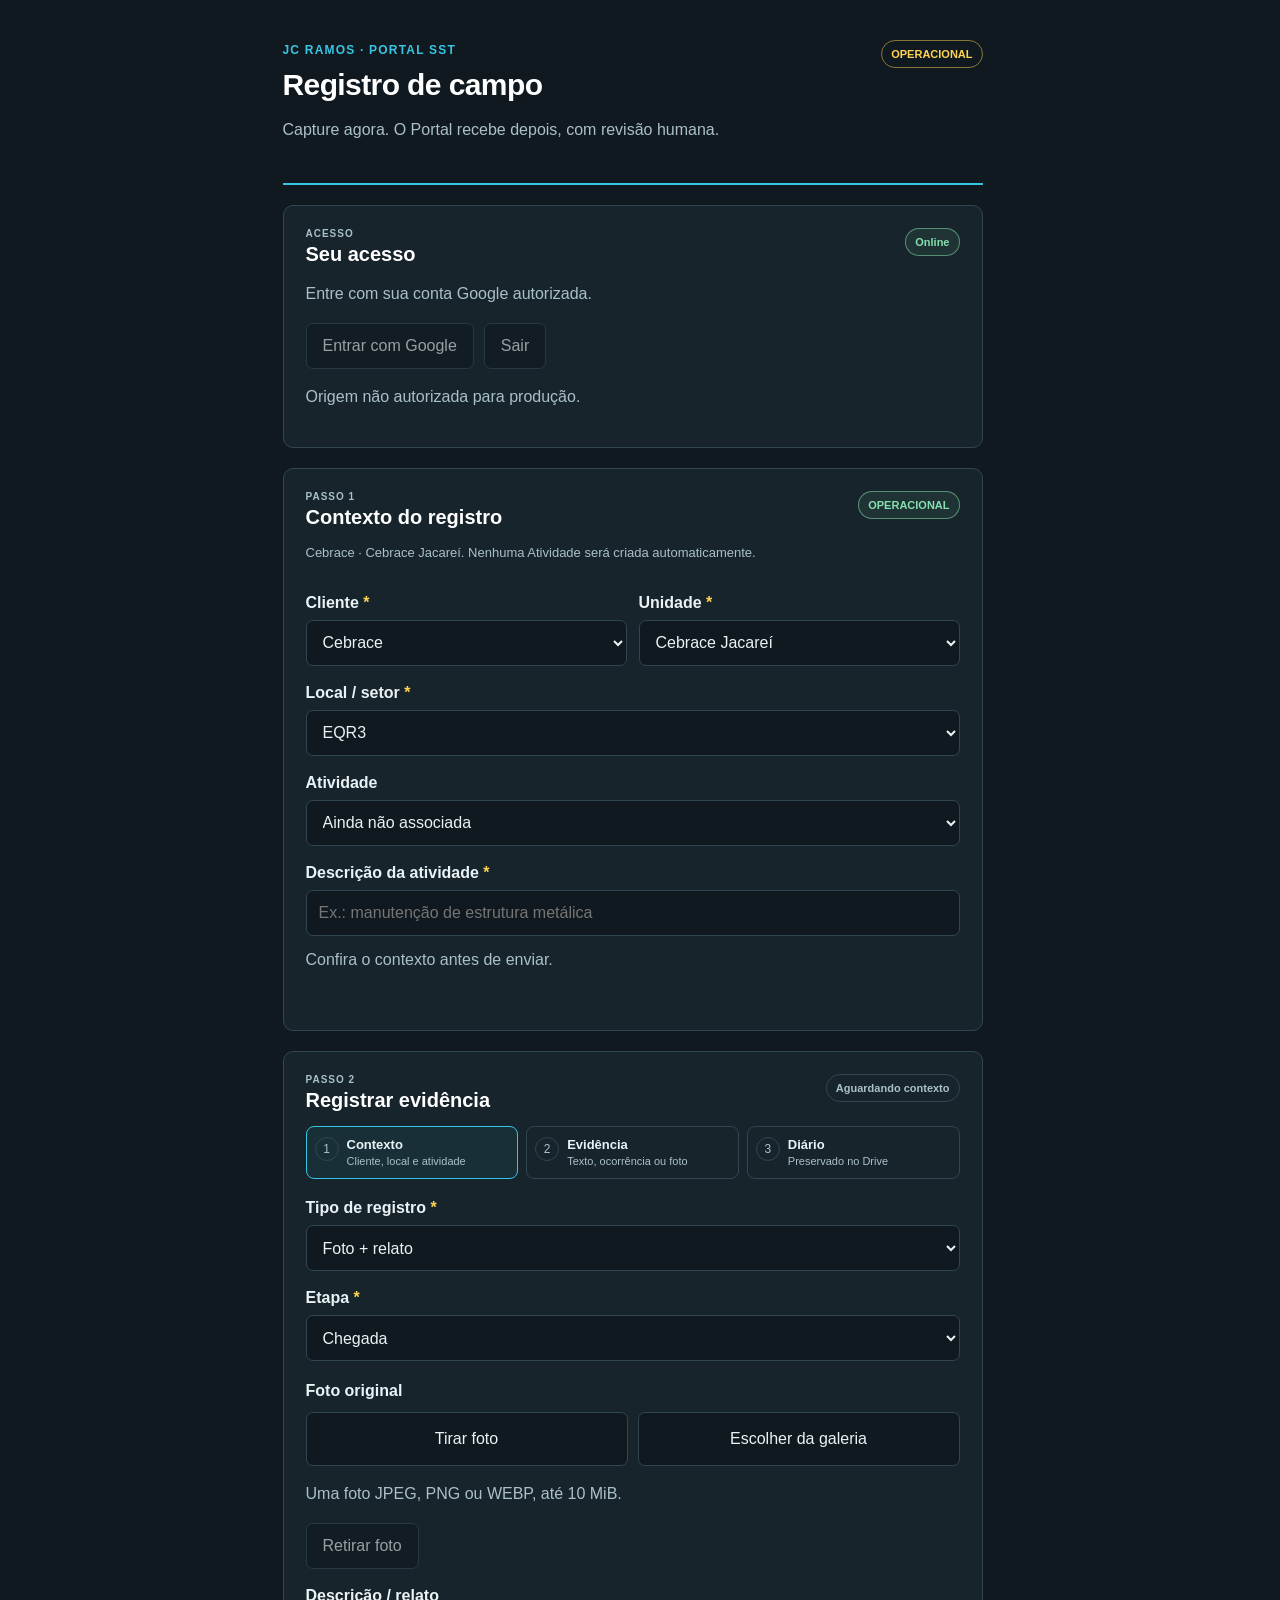
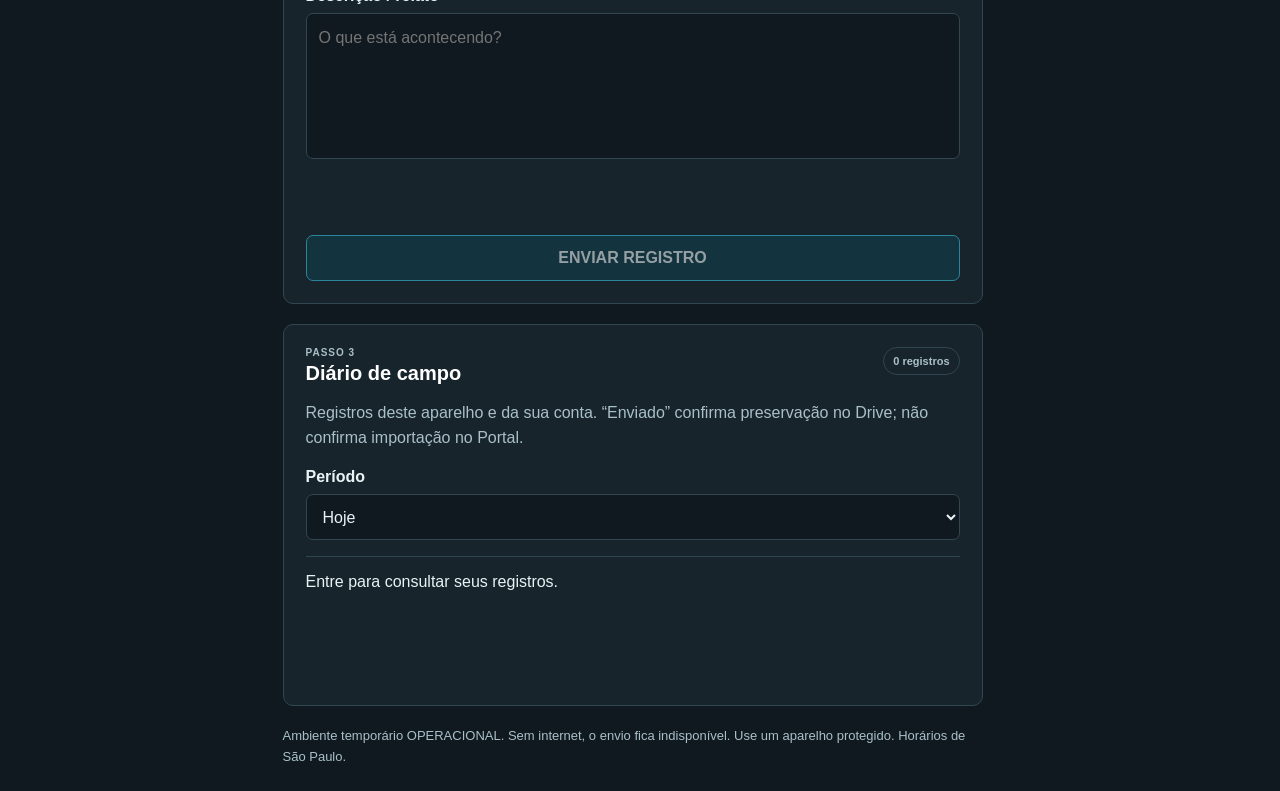
<file: index.html>
<!doctype html>
<html lang="pt-BR">
<head>
  <meta charset="utf-8">
  <meta name="viewport" content="width=device-width, initial-scale=1">
  <meta name="theme-color" content="#10191f">
  <title>Campo — Portal SST JC Ramos · OPERACIONAL</title>
  <link rel="manifest" href="./manifest.webmanifest">
  <link rel="stylesheet" href="./field.css">
</head>
<body>
<main>
  <header class="hero">
    <div>
      <span class="eyebrow">JC RAMOS · PORTAL SST</span>
      <h1>Registro de campo</h1>
      <p>Capture agora. O Portal recebe depois, com revisão humana.</p>
    </div>
    <span class="environment-badge">OPERACIONAL</span>
  </header>

  <section aria-labelledby="access-title" class="access-card">
    <div class="section-heading">
      <div><span class="section-kicker">ACESSO</span><h2 id="access-title">Seu acesso</h2></div>
      <span id="connection" class="status-badge">Verificando conexão</span>
    </div>
    <p id="user">Entre com sua conta Google autorizada.</p>
    <div class="actions">
      <button id="login" disabled>Entrar com Google</button>
      <button id="logout" disabled>Sair</button>
    </div>
    <p id="auth-status" role="status">Aguardando configuração do gateway de produção.</p>
  </section>

  <section aria-labelledby="context-title" class="context-card">
    <div class="section-heading">
      <div><span class="section-kicker">PASSO 1</span><h2 id="context-title">Contexto do registro</h2></div>
      <span class="status-badge valid">OPERACIONAL</span>
    </div>
    <p id="catalog-status" class="catalog-status">Cebrace · Cebrace Jacareí. Nenhuma Atividade será criada automaticamente.</p>
    <div class="context-grid">
      <div>
        <label for="client">Cliente <span aria-hidden="true">*</span></label>
        <select id="client" required><option>Cebrace</option></select>
      </div>
      <div>
        <label for="unit">Unidade <span aria-hidden="true">*</span></label>
        <select id="unit" required><option>Cebrace Jacareí</option></select>
      </div>
      <div class="context-wide">
        <label for="location">Local / setor <span aria-hidden="true">*</span></label>
        <select id="location" required></select>
        <div id="location-other" hidden><label for="location-free">Qual local / setor?</label><input id="location-free" maxlength="200" aria-describedby="capture-status"></div>
      </div>
      <div class="context-wide">
        <label for="activity">Atividade</label>
        <select id="activity"><option value="">Ainda não associada</option></select>
        <div id="activity-other"><label for="activity-free">Descrição da atividade <span aria-hidden="true">*</span></label><input id="activity-free" maxlength="200" placeholder="Ex.: manutenção de estrutura metálica" aria-describedby="capture-status"></div>
      </div>
    </div>
    <p id="context-status" role="status" class="feedback">Confira o contexto antes de enviar.</p>
  </section>

  <section aria-labelledby="capture-title" class="capture-card">
    <div class="section-heading">
      <div><span class="section-kicker">PASSO 2</span><h2 id="capture-title">Registrar evidência</h2></div>
      <span id="capture-badge" class="status-badge">Aguardando contexto</span>
    </div>
    <ol id="timeline" class="timeline" aria-label="Andamento do registro">
      <li id="timeline-context" class="current"><span>1</span><div><strong>Contexto</strong><small>Cliente, local e atividade</small></div></li>
      <li id="timeline-evidence"><span>2</span><div><strong>Evidência</strong><small>Texto, ocorrência ou foto</small></div></li>
      <li id="timeline-queue"><span>3</span><div><strong>Diário</strong><small>Preservado no Drive</small></div></li>
    </ol>
    <form id="capture" novalidate>
      <label for="kind">Tipo de registro <span aria-hidden="true">*</span></label>
      <select id="kind">
        <option value="PHOTO_REPORT">Foto + relato</option>
        <option value="PHOTO">Foto</option>
        <option value="REPORT">Relato</option>
      </select>
      <label for="stage">Etapa <span aria-hidden="true">*</span></label>
      <select id="stage"></select>
      <div id="stage-other" hidden><label for="stage-free">Qual etapa?</label><input id="stage-free" maxlength="200" aria-describedby="capture-status"></div>
      <div id="photo-section">
        <p class="field-label">Foto original</p>
        <div class="actions photo-actions">
          <button id="camera-button" type="button">Tirar foto</button>
          <button id="gallery-button" type="button">Escolher da galeria</button>
        </div>
        <input id="camera" type="file" accept="image/jpeg,image/png,image/webp" capture="environment" hidden>
        <input id="gallery" type="file" accept="image/jpeg,image/png,image/webp" hidden>
        <p id="photo-name">Uma foto JPEG, PNG ou WEBP, até 10 MiB.</p>
        <img id="preview" hidden alt="Prévia da foto original" width="320" height="200">
        <button id="remove-photo" type="button" disabled>Retirar foto</button>
      </div>
      <label for="text">Descrição / relato</label>
      <textarea id="text" rows="5" maxlength="5000" placeholder="O que está acontecendo?" aria-describedby="capture-status"></textarea>
      <p id="capture-status" class="feedback" role="status"></p>
      <button id="send" type="submit" class="primary" disabled>ENVIAR REGISTRO</button>
    </form>
  </section>

  <section aria-labelledby="diary-title" class="queue-card">
    <div class="section-heading">
      <div><span class="section-kicker">PASSO 3</span><h2 id="diary-title">Diário de campo</h2></div>
      <span id="queue-count" class="status-badge">0 registros</span>
    </div>
    <p>Registros deste aparelho e da sua conta. “Enviado” confirma preservação no Drive; não confirma importação no Portal.</p>
    <label for="day">Período</label>
    <select id="day"><option value="TODAY">Hoje</option><option value="RECENT">Recentes</option></select>
    <div id="pending-section" class="pending-section" hidden aria-labelledby="pending-title">
      <div class="section-heading"><div><span class="section-kicker">PENDÊNCIAS</span><h2 id="pending-title">Pendentes de confirmação</h2></div></div>
      <p id="pending-summary" role="status"></p>
      <ol id="pending-diary" class="queue-list"></ol>
    </div>
    <ol id="diary" class="queue-list"><li>Entre para consultar seus registros.</li></ol>
    <p id="diary-status" role="status" class="feedback"></p>
  </section>

  <footer>Ambiente temporário OPERACIONAL. Sem internet, o envio fica indisponível. Use um aparelho protegido. Horários de São Paulo.</footer>
</main>
<script type="module" src="./prod-app.mjs?v=challenge-auth1"></script>
</body>
</html>
</file>
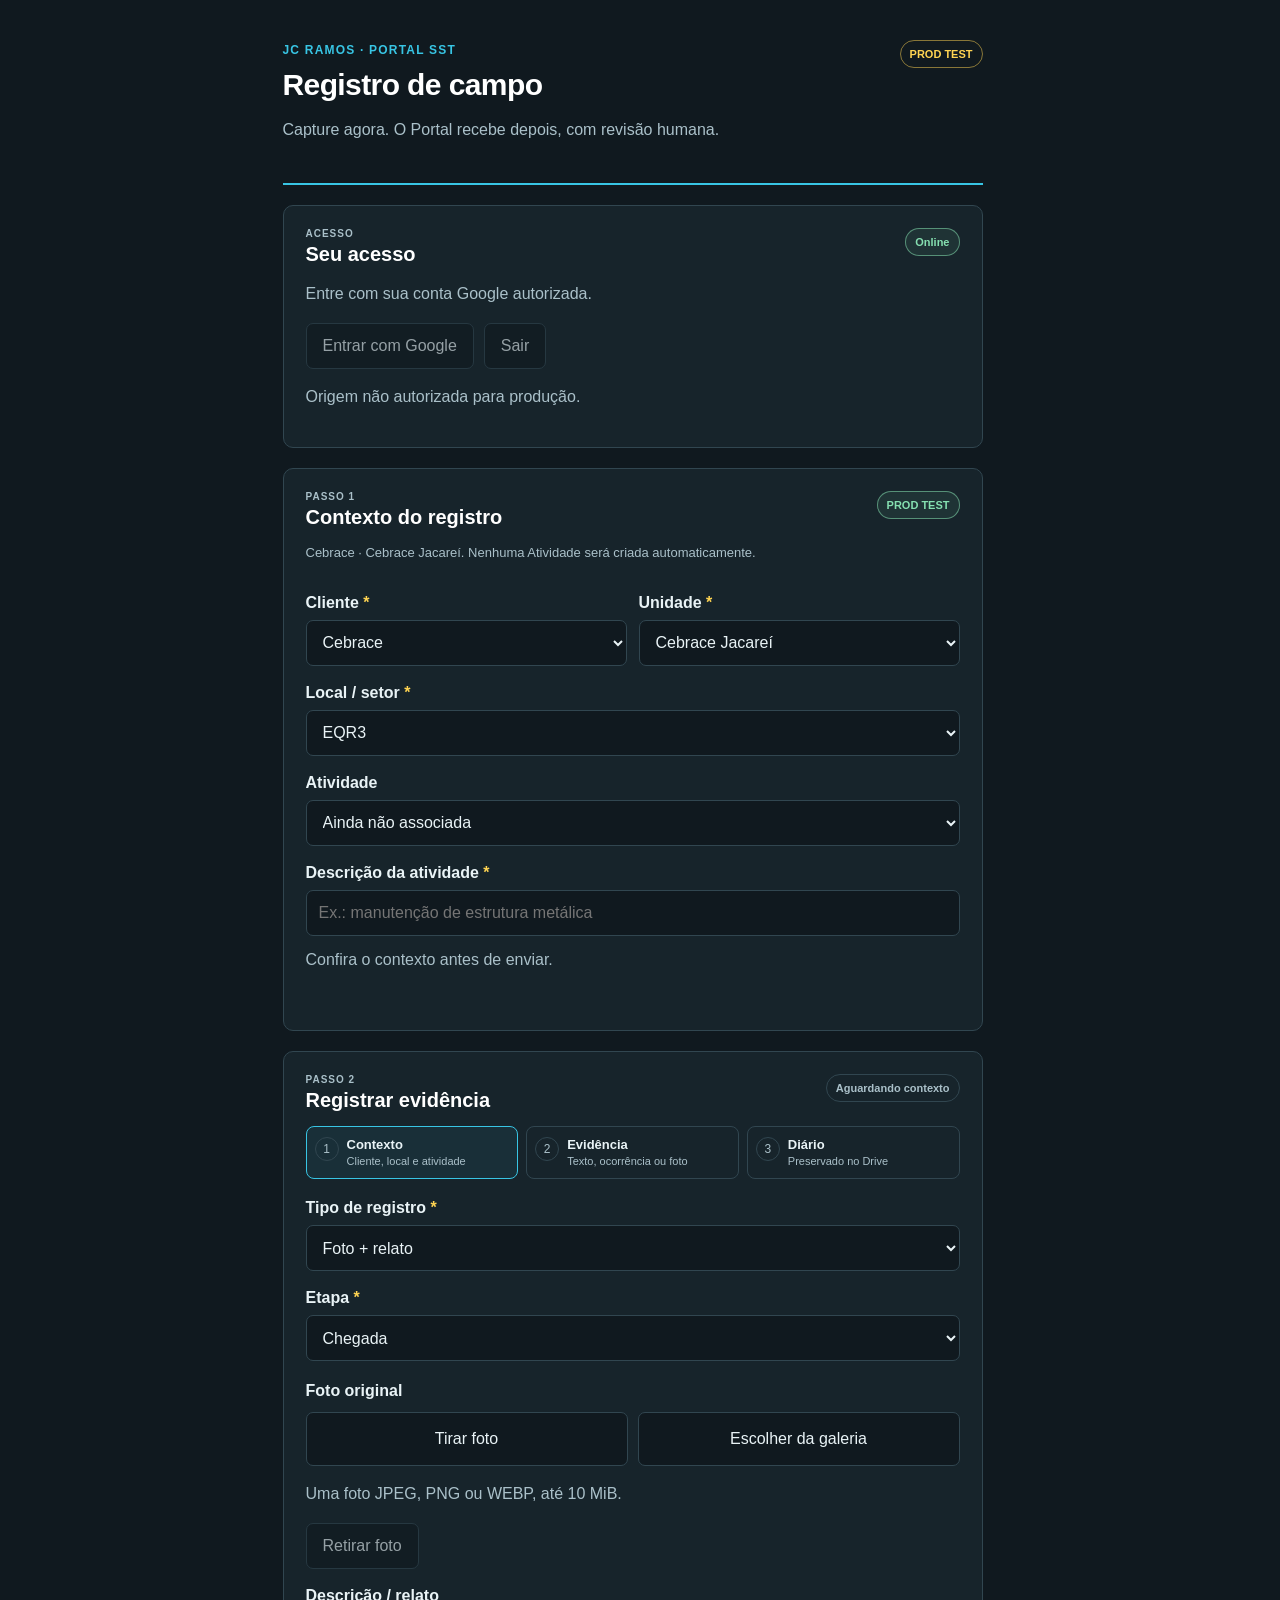
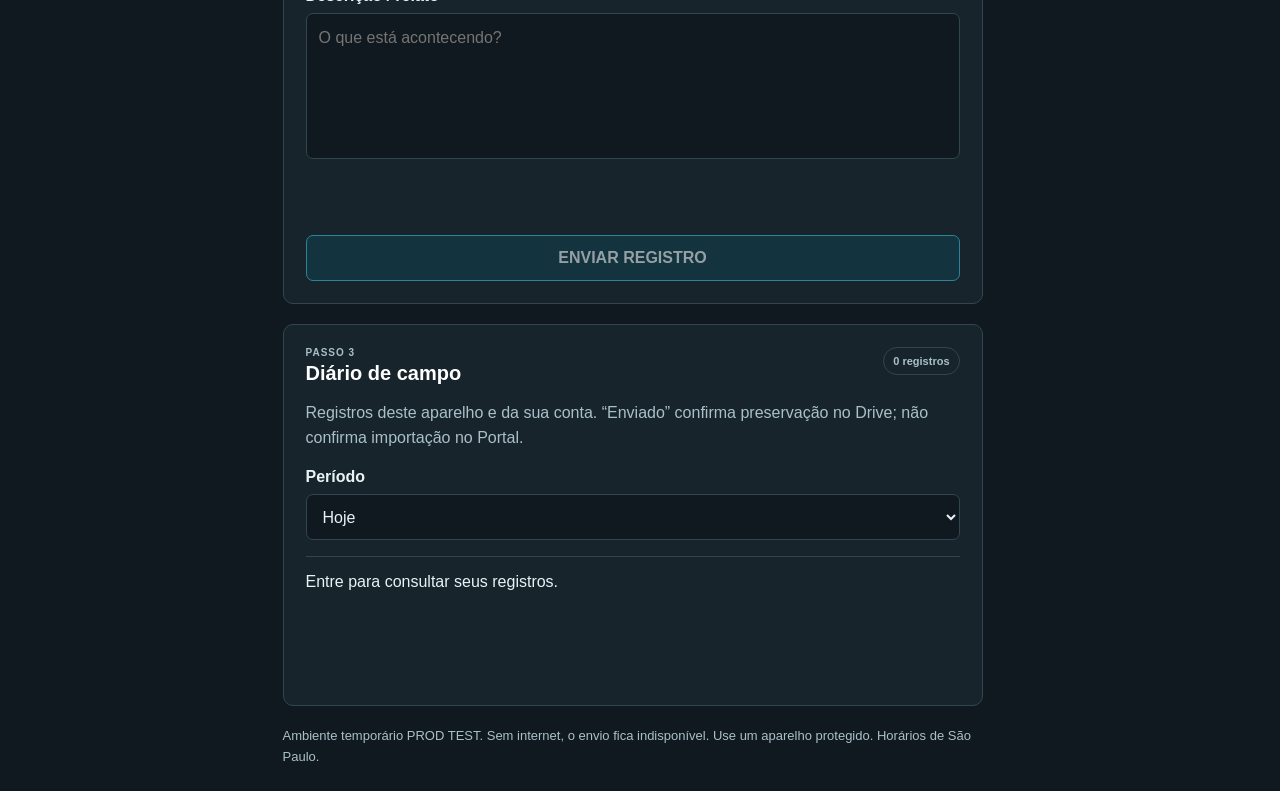
<file: prod-test/index.html>
<!doctype html>
<html lang="pt-BR">
<head>
  <meta charset="utf-8">
  <meta name="viewport" content="width=device-width, initial-scale=1">
  <meta name="theme-color" content="#10191f">
  <title>Campo — Portal SST JC Ramos · PROD TEST</title>
  <link rel="manifest" href="./manifest.webmanifest">
  <link rel="stylesheet" href="./field.css">
</head>
<body>
<main>
  <header class="hero">
    <div>
      <span class="eyebrow">JC RAMOS · PORTAL SST</span>
      <h1>Registro de campo</h1>
      <p>Capture agora. O Portal recebe depois, com revisão humana.</p>
    </div>
    <span class="environment-badge">PROD TEST</span>
  </header>

  <section aria-labelledby="access-title" class="access-card">
    <div class="section-heading">
      <div><span class="section-kicker">ACESSO</span><h2 id="access-title">Seu acesso</h2></div>
      <span id="connection" class="status-badge">Verificando conexão</span>
    </div>
    <p id="user">Entre com sua conta Google autorizada.</p>
    <div class="actions">
      <button id="login" disabled>Entrar com Google</button>
      <button id="logout" disabled>Sair</button>
    </div>
    <p id="auth-status" role="status">Aguardando configuração do gateway de produção.</p>
  </section>

  <section aria-labelledby="context-title" class="context-card">
    <div class="section-heading">
      <div><span class="section-kicker">PASSO 1</span><h2 id="context-title">Contexto do registro</h2></div>
      <span class="status-badge valid">PROD TEST</span>
    </div>
    <p id="catalog-status" class="catalog-status">Cebrace · Cebrace Jacareí. Nenhuma Atividade será criada automaticamente.</p>
    <div class="context-grid">
      <div>
        <label for="client">Cliente <span aria-hidden="true">*</span></label>
        <select id="client" required><option>Cebrace</option></select>
      </div>
      <div>
        <label for="unit">Unidade <span aria-hidden="true">*</span></label>
        <select id="unit" required><option>Cebrace Jacareí</option></select>
      </div>
      <div class="context-wide">
        <label for="location">Local / setor <span aria-hidden="true">*</span></label>
        <select id="location" required></select>
        <div id="location-other" hidden><label for="location-free">Qual local / setor?</label><input id="location-free" maxlength="200" aria-describedby="capture-status"></div>
      </div>
      <div class="context-wide">
        <label for="activity">Atividade</label>
        <select id="activity"><option value="">Ainda não associada</option></select>
        <div id="activity-other"><label for="activity-free">Descrição da atividade <span aria-hidden="true">*</span></label><input id="activity-free" maxlength="200" placeholder="Ex.: manutenção de estrutura metálica" aria-describedby="capture-status"></div>
      </div>
    </div>
    <p id="context-status" role="status" class="feedback">Confira o contexto antes de enviar.</p>
  </section>

  <section aria-labelledby="capture-title" class="capture-card">
    <div class="section-heading">
      <div><span class="section-kicker">PASSO 2</span><h2 id="capture-title">Registrar evidência</h2></div>
      <span id="capture-badge" class="status-badge">Aguardando contexto</span>
    </div>
    <ol id="timeline" class="timeline" aria-label="Andamento do registro">
      <li id="timeline-context" class="current"><span>1</span><div><strong>Contexto</strong><small>Cliente, local e atividade</small></div></li>
      <li id="timeline-evidence"><span>2</span><div><strong>Evidência</strong><small>Texto, ocorrência ou foto</small></div></li>
      <li id="timeline-queue"><span>3</span><div><strong>Diário</strong><small>Preservado no Drive</small></div></li>
    </ol>
    <form id="capture" novalidate>
      <label for="kind">Tipo de registro <span aria-hidden="true">*</span></label>
      <select id="kind">
        <option value="PHOTO_REPORT">Foto + relato</option>
        <option value="PHOTO">Foto</option>
        <option value="REPORT">Relato</option>
      </select>
      <label for="stage">Etapa <span aria-hidden="true">*</span></label>
      <select id="stage"></select>
      <div id="stage-other" hidden><label for="stage-free">Qual etapa?</label><input id="stage-free" maxlength="200" aria-describedby="capture-status"></div>
      <div id="photo-section">
        <p class="field-label">Foto original</p>
        <div class="actions photo-actions">
          <button id="camera-button" type="button">Tirar foto</button>
          <button id="gallery-button" type="button">Escolher da galeria</button>
        </div>
        <input id="camera" type="file" accept="image/jpeg,image/png,image/webp" capture="environment" hidden>
        <input id="gallery" type="file" accept="image/jpeg,image/png,image/webp" hidden>
        <p id="photo-name">Uma foto JPEG, PNG ou WEBP, até 10 MiB.</p>
        <img id="preview" hidden alt="Prévia da foto original" width="320" height="200">
        <button id="remove-photo" type="button" disabled>Retirar foto</button>
      </div>
      <label for="text">Descrição / relato</label>
      <textarea id="text" rows="5" maxlength="5000" placeholder="O que está acontecendo?" aria-describedby="capture-status"></textarea>
      <p id="capture-status" class="feedback" role="status"></p>
      <button id="send" type="submit" class="primary" disabled>ENVIAR REGISTRO</button>
    </form>
  </section>

  <section aria-labelledby="diary-title" class="queue-card">
    <div class="section-heading">
      <div><span class="section-kicker">PASSO 3</span><h2 id="diary-title">Diário de campo</h2></div>
      <span id="queue-count" class="status-badge">0 registros</span>
    </div>
    <p>Registros deste aparelho e da sua conta. “Enviado” confirma preservação no Drive; não confirma importação no Portal.</p>
    <label for="day">Período</label>
    <select id="day"><option value="TODAY">Hoje</option><option value="RECENT">Recentes</option></select>
    <ol id="diary" class="queue-list"><li>Entre para consultar seus registros.</li></ol>
    <p id="diary-status" role="status" class="feedback"></p>
  </section>

  <footer>Ambiente temporário PROD TEST. Sem internet, o envio fica indisponível. Use um aparelho protegido. Horários de São Paulo.</footer>
</main>
<script type="module" src="./production-app.mjs"></script>
</body>
</html>
</file>
<file: field.css>
/* Local design adapter for the Diário de Campo operacional. */
:root {
  color-scheme: dark;
  --canvas: #10191f;
  --surface: #17242b;
  --surface-raised: #1b2c34;
  --ink: #e9f3f6;
  --muted: #aac0c9;
  --primary: #38c5e4;
  --primary-soft: #123e4b;
  --border: #314650;
  --safety: #ffd452;
  --danger: #ff8585;
  --success: #85dfb0;
  font-family: "Segoe UI", Arial, sans-serif;
  color: var(--ink);
  background: var(--canvas);
  scrollbar-color: var(--muted) var(--canvas);
  scrollbar-width: auto;
  scrollbar-gutter: stable;
}

* { box-sizing: border-box; }
body { margin: 0; }
main { max-width: 740px; margin: auto; padding: 24px 20px calc(24px + env(safe-area-inset-bottom)); }
.hero { display: flex; align-items: flex-start; justify-content: space-between; gap: 16px; padding: 16px 0 24px; border-bottom: 2px solid var(--primary); }
h1 { color: #fff; font-size: 30px; margin: 10px 0; letter-spacing: -.02em; }
h2 { color: #fff; font-size: 20px; margin: 4px 0 0; }
.eyebrow, .section-kicker { font-size: 12px; letter-spacing: .1em; color: var(--primary); font-weight: 700; }
.section-kicker { display: block; font-size: 10px; color: var(--muted); }
.environment-badge, .status-badge { display: inline-flex; align-items: center; min-height: 28px; padding: 4px 9px; border: 1px solid var(--border); border-radius: 999px; color: var(--muted); font-size: 11px; font-weight: 700; white-space: nowrap; }
.environment-badge { color: var(--safety); border-color: rgba(255,212,82,.5); }
.status-badge.valid { color: var(--success); border-color: rgba(133,223,176,.55); background: rgba(133,223,176,.08); }
.status-badge.attention { color: var(--safety); border-color: rgba(255,212,82,.55); background: rgba(255,212,82,.08); }
.status-badge.blocked { color: var(--danger); border-color: rgba(255,133,133,.55); background: rgba(255,133,133,.08); }
p, footer { line-height: 1.55; color: var(--muted); overflow-wrap: anywhere; }
section { background: var(--surface); padding: 22px; margin: 20px 0; border: 1px solid var(--border); border-radius: 10px; }
.section-heading { display: flex; align-items: flex-start; justify-content: space-between; gap: 14px; margin-bottom: 14px; }
.catalog-status { margin: 0 0 12px; font-size: 13px; }
.context-grid { display: grid; grid-template-columns: 1fr 1fr; gap: 0 12px; }
.context-wide { grid-column: 1 / -1; }
label, .field-label { display: block; font-weight: 600; margin: 18px 0 8px; color: var(--ink); }
label span { color: var(--safety); }
input, textarea, select, button { font: inherit; font-size: 16px; max-width: 100%; min-height: 46px; border: 1px solid var(--border); border-radius: 7px; background: var(--canvas); color: var(--ink); }
input, textarea, select { width: 100%; padding: 12px; }
textarea { resize: none; line-height: 1.5; }
input:disabled, textarea:disabled, select:disabled { opacity: .65; }
input[aria-invalid="true"], select[aria-invalid="true"], textarea[aria-invalid="true"] { border-color: var(--danger); }
button { padding: 11px 16px; cursor: pointer; }
button:hover:enabled { border-color: var(--primary); background: var(--primary-soft); }
button:active:enabled { border-color: var(--safety); }
button:disabled { opacity: .6; cursor: not-allowed; }
.primary { width: 100%; background: var(--primary-soft); border-color: var(--primary); font-weight: 700; }
:focus-visible { outline: 3px solid var(--safety); outline-offset: 3px; }
.actions { display: flex; gap: 10px; flex-wrap: wrap; }
.photo-actions button { flex: 1 1 180px; min-height: 54px; }
.feedback { min-height: 48px; margin: 12px 0; }
.error { color: var(--danger); }
.timeline { display: grid; grid-template-columns: repeat(3, 1fr); gap: 8px; list-style: none; padding: 0; margin: 0 0 20px; }
.timeline li { display: flex; gap: 8px; align-items: flex-start; padding: 10px 8px; border: 1px solid var(--border); border-radius: 8px; color: var(--muted); }
.timeline li > span { display: grid; place-items: center; width: 24px; height: 24px; flex: 0 0 24px; border-radius: 50%; border: 1px solid var(--border); font-size: 12px; }
.timeline li strong, .timeline li small { display: block; }
.timeline li strong { color: var(--ink); font-size: 13px; }
.timeline li small { margin-top: 3px; font-size: 11px; line-height: 1.25; }
.timeline li.current { border-color: var(--primary); background: rgba(56,197,228,.07); }
.timeline li.done > span { background: var(--primary); border-color: var(--primary); color: var(--canvas); }
img { object-fit: contain; max-width: 100%; border: 1px solid var(--border); border-radius: 7px; background: var(--canvas); margin-top: 10px; }
img[hidden], input[hidden] { display: none; }
.queue-list { padding: 0; list-style: none; }
.queue-list > li { border-top: 1px solid var(--border); padding: 16px 0; overflow-wrap: anywhere; }
.queue-list > li p { margin: 8px 0; }
.queue-list > li small { color: var(--muted); }
.queue-state { display: inline-block; padding: 5px 8px; border: 1px solid var(--border); border-radius: 6px; color: var(--ink); }
.queue-state.received, .queue-state.synced { color: var(--success); border-color: rgba(133,223,176,.55); }
.queue-state.failed, .queue-state.needs_review { color: var(--danger); border-color: rgba(255,133,133,.55); }
.queue-context { color: var(--ink); font-size: 13px; }
footer { font-size: 13px; }
::-webkit-scrollbar { width: 12px; }
::-webkit-scrollbar-track { background: var(--canvas); }
::-webkit-scrollbar-thumb { background: var(--muted); border: 3px solid var(--canvas); border-radius: 7px; }
@media (max-width: 560px) {
  .hero, .section-heading { display: block; }
  .hero .environment-badge, .section-heading .status-badge { margin-top: 12px; }
  .context-grid { display: block; }
  section { padding: 16px; }
  h1 { font-size: 26px; }
  .timeline { grid-template-columns: 1fr; }
}
@media (forced-colors: active) {
  :root { scrollbar-color: auto; }
  button, input, textarea, select { forced-color-adjust: auto; }
}
</file>
<file: prod-test/field.css>
/* Local design adapter for the Diário de Campo HOMOLOG interface. */
:root {
  color-scheme: dark;
  --canvas: #10191f;
  --surface: #17242b;
  --surface-raised: #1b2c34;
  --ink: #e9f3f6;
  --muted: #aac0c9;
  --primary: #38c5e4;
  --primary-soft: #123e4b;
  --border: #314650;
  --safety: #ffd452;
  --danger: #ff8585;
  --success: #85dfb0;
  font-family: "Segoe UI", Arial, sans-serif;
  color: var(--ink);
  background: var(--canvas);
  scrollbar-color: var(--muted) var(--canvas);
  scrollbar-width: auto;
  scrollbar-gutter: stable;
}

* { box-sizing: border-box; }
body { margin: 0; }
main { max-width: 740px; margin: auto; padding: 24px 20px calc(24px + env(safe-area-inset-bottom)); }
.hero { display: flex; align-items: flex-start; justify-content: space-between; gap: 16px; padding: 16px 0 24px; border-bottom: 2px solid var(--primary); }
h1 { color: #fff; font-size: 30px; margin: 10px 0; letter-spacing: -.02em; }
h2 { color: #fff; font-size: 20px; margin: 4px 0 0; }
.eyebrow, .section-kicker { font-size: 12px; letter-spacing: .1em; color: var(--primary); font-weight: 700; }
.section-kicker { display: block; font-size: 10px; color: var(--muted); }
.environment-badge, .status-badge { display: inline-flex; align-items: center; min-height: 28px; padding: 4px 9px; border: 1px solid var(--border); border-radius: 999px; color: var(--muted); font-size: 11px; font-weight: 700; white-space: nowrap; }
.environment-badge { color: var(--safety); border-color: rgba(255,212,82,.5); }
.status-badge.valid { color: var(--success); border-color: rgba(133,223,176,.55); background: rgba(133,223,176,.08); }
.status-badge.attention { color: var(--safety); border-color: rgba(255,212,82,.55); background: rgba(255,212,82,.08); }
.status-badge.blocked { color: var(--danger); border-color: rgba(255,133,133,.55); background: rgba(255,133,133,.08); }
p, footer { line-height: 1.55; color: var(--muted); overflow-wrap: anywhere; }
section { background: var(--surface); padding: 22px; margin: 20px 0; border: 1px solid var(--border); border-radius: 10px; }
.section-heading { display: flex; align-items: flex-start; justify-content: space-between; gap: 14px; margin-bottom: 14px; }
.catalog-status { margin: 0 0 12px; font-size: 13px; }
.context-grid { display: grid; grid-template-columns: 1fr 1fr; gap: 0 12px; }
.context-wide { grid-column: 1 / -1; }
label, .field-label { display: block; font-weight: 600; margin: 18px 0 8px; color: var(--ink); }
label span { color: var(--safety); }
input, textarea, select, button { font: inherit; font-size: 16px; max-width: 100%; min-height: 46px; border: 1px solid var(--border); border-radius: 7px; background: var(--canvas); color: var(--ink); }
input, textarea, select { width: 100%; padding: 12px; }
textarea { resize: none; line-height: 1.5; }
input:disabled, textarea:disabled, select:disabled { opacity: .65; }
input[aria-invalid="true"], select[aria-invalid="true"], textarea[aria-invalid="true"] { border-color: var(--danger); }
button { padding: 11px 16px; cursor: pointer; }
button:hover:enabled { border-color: var(--primary); background: var(--primary-soft); }
button:active:enabled { border-color: var(--safety); }
button:disabled { opacity: .6; cursor: not-allowed; }
.primary { width: 100%; background: var(--primary-soft); border-color: var(--primary); font-weight: 700; }
:focus-visible { outline: 3px solid var(--safety); outline-offset: 3px; }
.actions { display: flex; gap: 10px; flex-wrap: wrap; }
.photo-actions button { flex: 1 1 180px; min-height: 54px; }
.feedback { min-height: 48px; margin: 12px 0; }
.error { color: var(--danger); }
.timeline { display: grid; grid-template-columns: repeat(3, 1fr); gap: 8px; list-style: none; padding: 0; margin: 0 0 20px; }
.timeline li { display: flex; gap: 8px; align-items: flex-start; padding: 10px 8px; border: 1px solid var(--border); border-radius: 8px; color: var(--muted); }
.timeline li > span { display: grid; place-items: center; width: 24px; height: 24px; flex: 0 0 24px; border-radius: 50%; border: 1px solid var(--border); font-size: 12px; }
.timeline li strong, .timeline li small { display: block; }
.timeline li strong { color: var(--ink); font-size: 13px; }
.timeline li small { margin-top: 3px; font-size: 11px; line-height: 1.25; }
.timeline li.current { border-color: var(--primary); background: rgba(56,197,228,.07); }
.timeline li.done > span { background: var(--primary); border-color: var(--primary); color: var(--canvas); }
img { object-fit: contain; max-width: 100%; border: 1px solid var(--border); border-radius: 7px; background: var(--canvas); margin-top: 10px; }
img[hidden], input[hidden] { display: none; }
.queue-list { padding: 0; list-style: none; }
.queue-list > li { border-top: 1px solid var(--border); padding: 16px 0; overflow-wrap: anywhere; }
.queue-list > li p { margin: 8px 0; }
.queue-list > li small { color: var(--muted); }
.queue-state { display: inline-block; padding: 5px 8px; border: 1px solid var(--border); border-radius: 6px; color: var(--ink); }
.queue-state.received, .queue-state.synced { color: var(--success); border-color: rgba(133,223,176,.55); }
.queue-state.failed, .queue-state.needs_review { color: var(--danger); border-color: rgba(255,133,133,.55); }
.queue-context { color: var(--ink); font-size: 13px; }
footer { font-size: 13px; }
::-webkit-scrollbar { width: 12px; }
::-webkit-scrollbar-track { background: var(--canvas); }
::-webkit-scrollbar-thumb { background: var(--muted); border: 3px solid var(--canvas); border-radius: 7px; }
@media (max-width: 560px) {
  .hero, .section-heading { display: block; }
  .hero .environment-badge, .section-heading .status-badge { margin-top: 12px; }
  .context-grid { display: block; }
  section { padding: 16px; }
  h1 { font-size: 26px; }
  .timeline { grid-template-columns: 1fr; }
}
@media (forced-colors: active) {
  :root { scrollbar-color: auto; }
  button, input, textarea, select { forced-color-adjust: auto; }
}
</file>
